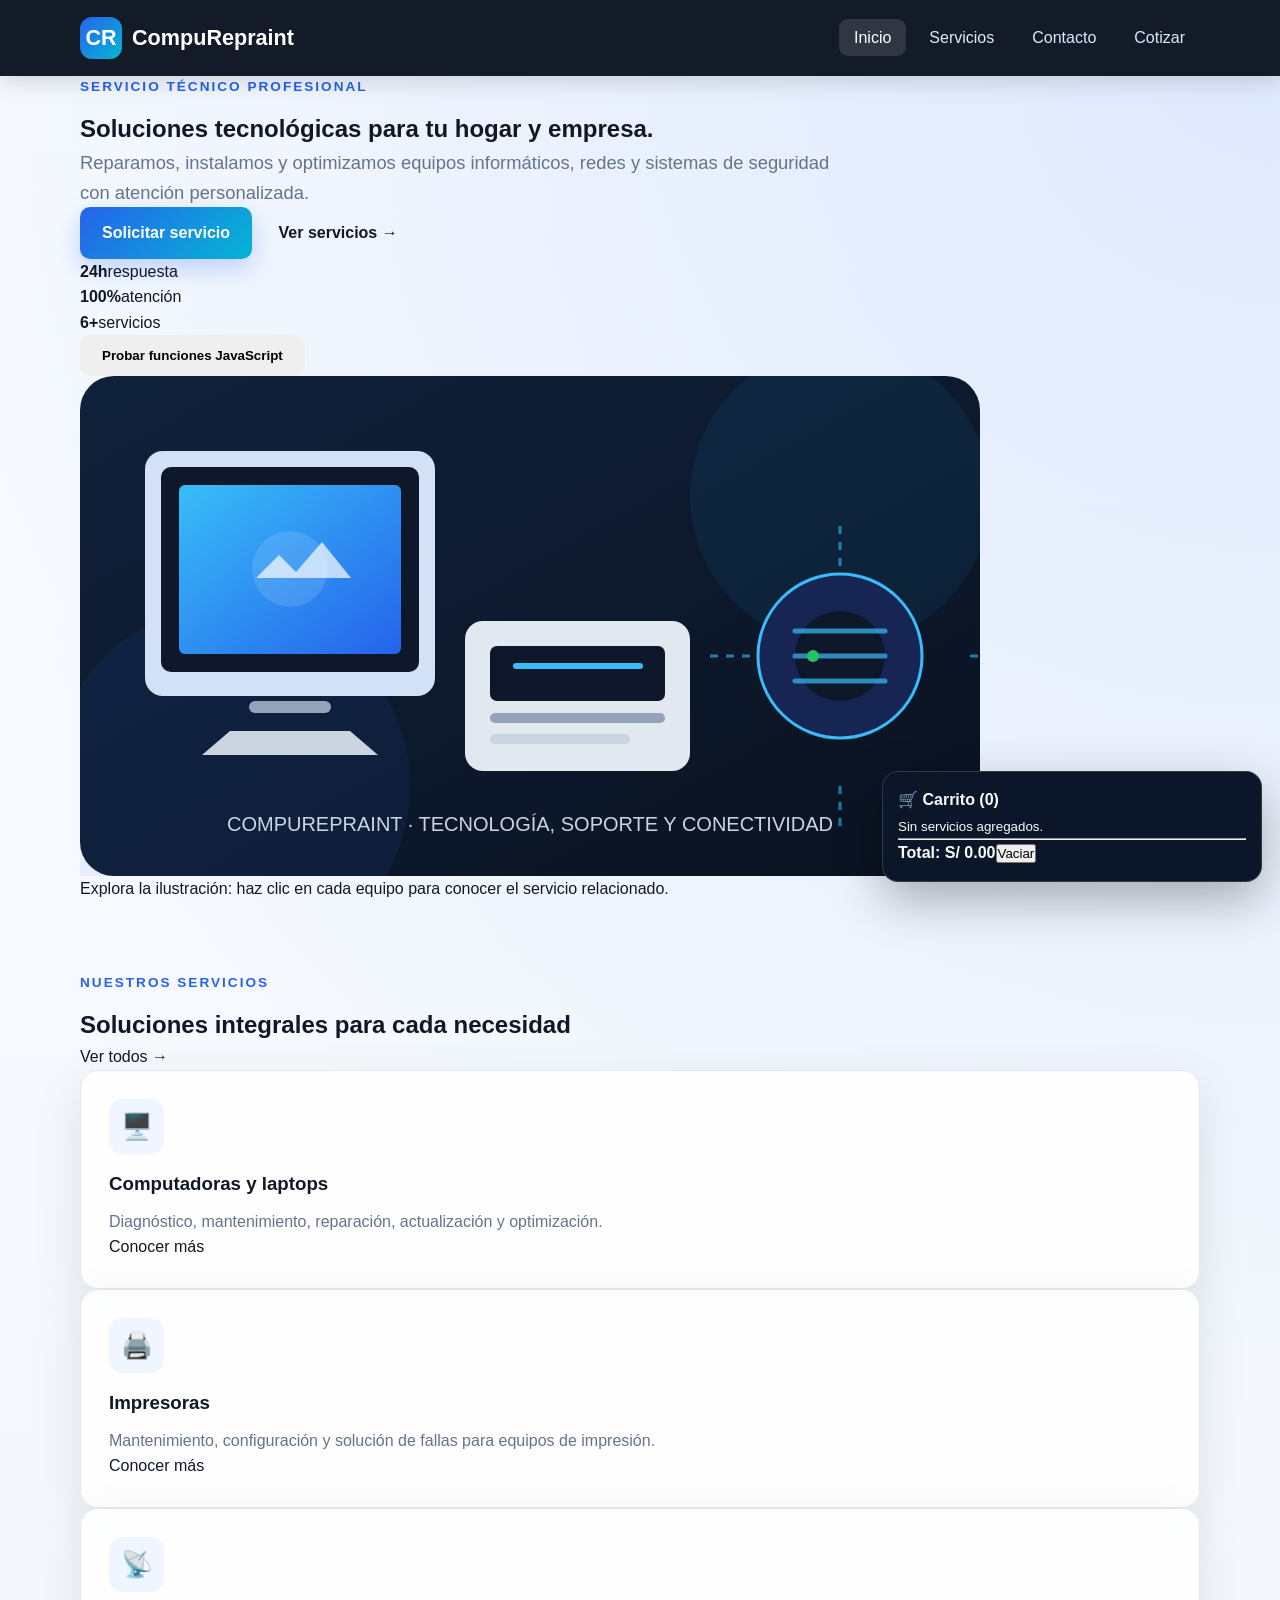
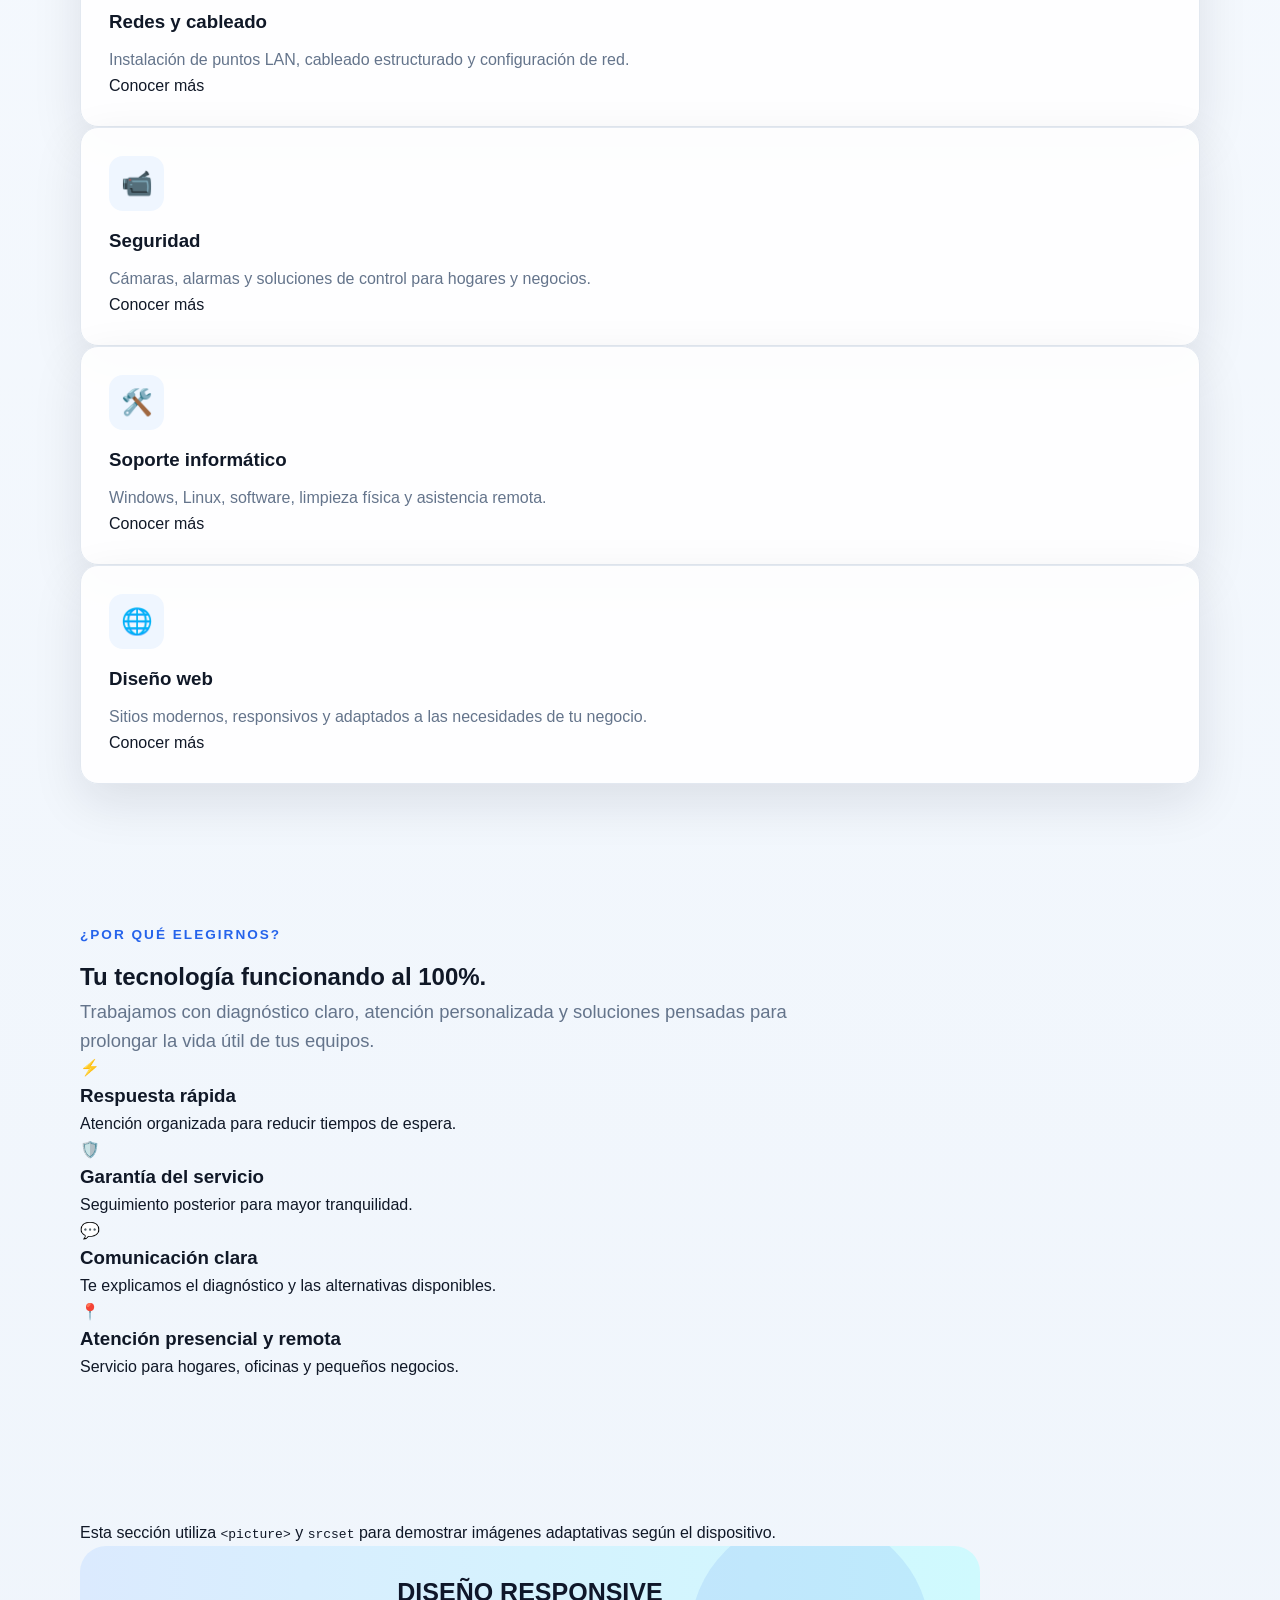
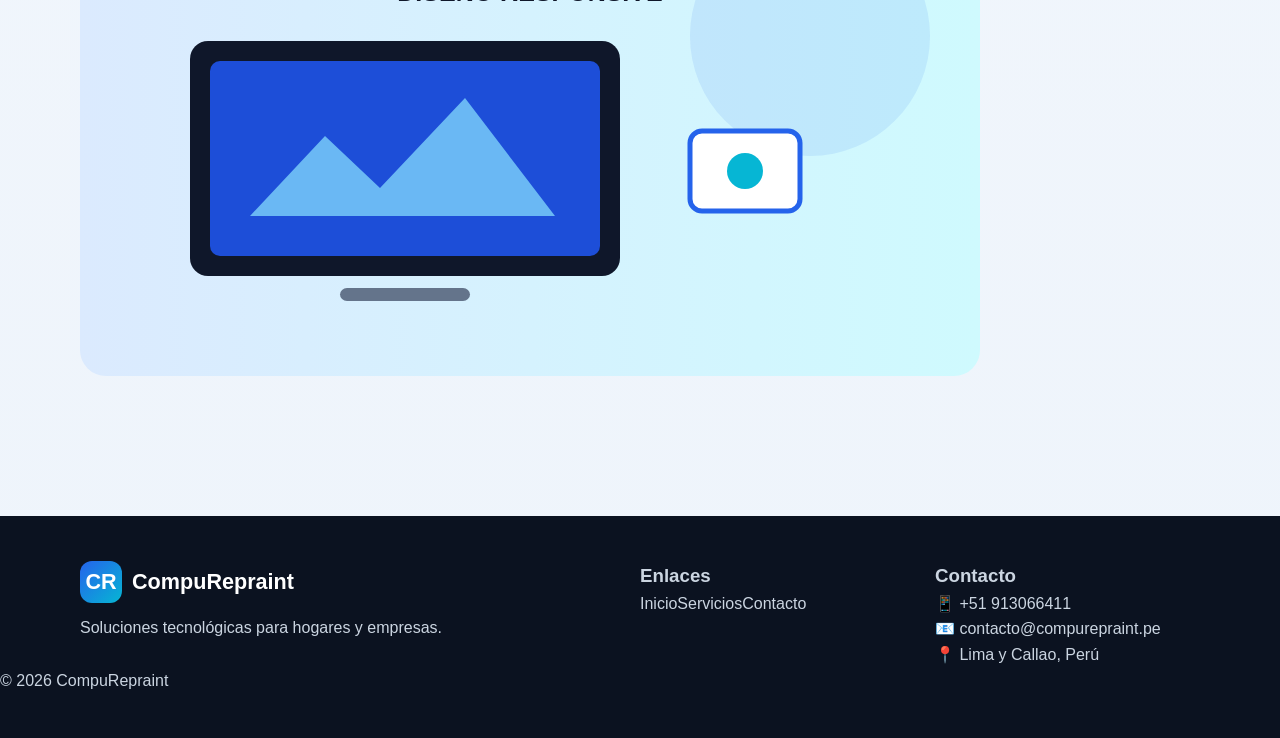
<file: index.html>
<!DOCTYPE html>
<html lang="es">
<head>
  <meta charset="UTF-8">
  <meta name="viewport" content="width=device-width, initial-scale=1.0">
  <meta name="description" content="CompuRepraint: soporte técnico informático, redes, impresoras, seguridad y desarrollo web.">
  <meta name="keywords" content="soporte técnico, computadoras, laptop, impresoras, redes, cámaras, diseño web">
  <meta name="author" content="CompuRepraint">
  <meta name="theme-color" content="#0b1220">
  <title>CompuRepraint | Soluciones Tecnológicas</title>
  <link rel="icon" href="images/favicon.svg" type="image/svg+xml">
  <link rel="stylesheet" href="styles.css">
<script defer src="app.js"></script>
</head>
<body>
<header class="site-header">
  <nav class="navbar container" aria-label="Navegación principal">
    <a class="brand" href="index.html" aria-label="CompuRepraint inicio"><span class="brand-mark">CR</span><span>Compu<span>Repraint</span></span></a>
    <button class="menu-toggle" aria-expanded="false" aria-controls="main-menu">☰</button>
    <ul id="main-menu" class="nav-links">
      <li><a class="active" href="index.html">Inicio</a></li>
      <li><a href="servicios.html">Servicios</a></li>
      <li><a href="contacto.html">Contacto</a></li>
      <li><a class="nav-cta" href="contacto.html#cotizador">Cotizar</a></li>
    </ul>
  </nav>
</header>

<main>
<section class="hero">
  <div class="hero-glow"></div>
  <div class="container hero-grid">
    <div class="hero-copy">
      <p class="eyebrow">SERVICIO TÉCNICO PROFESIONAL</p>
      <h1>Soluciones tecnológicas para tu <span>hogar y empresa.</span></h1>
      <p class="lead">Reparamos, instalamos y optimizamos equipos informáticos, redes y sistemas de seguridad con atención personalizada.</p>
      <div class="hero-actions">
        <a class="btn btn-primary" href="contacto.html">Solicitar servicio</a>
        <a class="btn btn-ghost" href="servicios.html">Ver servicios →</a>
      </div>
      <div class="mini-stats" aria-label="Indicadores del servicio">
        <div><strong>24h</strong><span>respuesta</span></div><div><strong>100%</strong><span>atención</span></div><div><strong>6+</strong><span>servicios</span></div>
      </div>
    </div>
    <figure class="hero-figure">
      <img src="equipo-map.svg" alt="Ilustración interactiva de una computadora, impresora y red" usemap="#equipoMap" width="900" height="500">
      <map name="equipoMap" id="equipoMap">
        <area shape="rect" coords="65,100,355,430" href="servicios.html#computo" alt="Servicios de computación" title="Computación">
        <area shape="rect" coords="385,250,610,430" href="servicios.html#impresoras" alt="Servicios de impresoras" title="Impresoras">
        <area shape="circle" coords="765,285,95" href="servicios.html#redes" alt="Servicios de redes y conectividad" title="Redes">
      </map>
      <figcaption>Explora la ilustración: haz clic en cada equipo para conocer el servicio relacionado.</figcaption>
    </figure>
  </div>
</section>

<section class="section" id="servicios">
  <div class="container">
    <div class="section-head"><div><p class="eyebrow">NUESTROS SERVICIOS</p><h2>Soluciones integrales para cada necesidad</h2></div><a class="text-link" href="servicios.html">Ver todos →</a></div>
    <div class="cards-grid">
      <article class="service-card"><div class="icon">🖥️</div><h3>Computadoras y laptops</h3><p>Diagnóstico, mantenimiento, reparación, actualización y optimización.</p><a href="servicios.html#computo">Conocer más</a></article>
      <article class="service-card"><div class="icon">🖨️</div><h3>Impresoras</h3><p>Mantenimiento, configuración y solución de fallas para equipos de impresión.</p><a href="servicios.html#impresoras">Conocer más</a></article>
      <article class="service-card"><div class="icon">📡</div><h3>Redes y cableado</h3><p>Instalación de puntos LAN, cableado estructurado y configuración de red.</p><a href="servicios.html#redes">Conocer más</a></article>
      <article class="service-card"><div class="icon">📹</div><h3>Seguridad</h3><p>Cámaras, alarmas y soluciones de control para hogares y negocios.</p><a href="servicios.html#seguridad">Conocer más</a></article>
      <article class="service-card"><div class="icon">🛠️</div><h3>Soporte informático</h3><p>Windows, Linux, software, limpieza física y asistencia remota.</p><a href="servicios.html#soporte">Conocer más</a></article>
      <article class="service-card"><div class="icon">🌐</div><h3>Diseño web</h3><p>Sitios modernos, responsivos y adaptados a las necesidades de tu negocio.</p><a href="servicios.html#web">Conocer más</a></article>
    </div>
  </div>
</section>

<section class="section section-dark">
  <div class="container feature-grid">
    <div><p class="eyebrow">¿POR QUÉ ELEGIRNOS?</p><h2>Tu tecnología funcionando al 100%.</h2><p class="lead">Trabajamos con diagnóstico claro, atención personalizada y soluciones pensadas para prolongar la vida útil de tus equipos.</p></div>
    <div class="feature-list">
      <div><span>⚡</span><div><h3>Respuesta rápida</h3><p>Atención organizada para reducir tiempos de espera.</p></div></div>
      <div><span>🛡️</span><div><h3>Garantía del servicio</h3><p>Seguimiento posterior para mayor tranquilidad.</p></div></div>
      <div><span>💬</span><div><h3>Comunicación clara</h3><p>Te explicamos el diagnóstico y las alternativas disponibles.</p></div></div>
      <div><span>📍</span><div><h3>Atención presencial y remota</h3><p>Servicio para hogares, oficinas y pequeños negocios.</p></div></div>
    </div>
  </div>
</section>

<section class="section adaptive-section">
  <div class="container adaptive-grid">
    <div>
      <p>Esta sección utiliza <code>&lt;picture&gt;</code> y <code>srcset</code> para demostrar imágenes adaptativas según el dispositivo.</p>
    </div>
    <picture class="adaptive-media">
      <source media="(max-width: 700px)" srcset="tech-mobile.svg">
      <source media="(min-width: 701px)" srcset="tech-desktop.svg">
      <img src="images/tech-desktop.svg" alt="Ilustración adaptativa de tecnología" loading="lazy">
    </picture>
  </div>
</section>
</main>

<footer class="footer"><div class="container footer-grid"><div><a class="brand" href="index.html"><span class="brand-mark">CR</span><span>Compu<span>Repraint</span></span></a><p>Soluciones tecnológicas para hogares y empresas.</p></div><div><h3>Enlaces</h3><a href="index.html">Inicio</a><a href="servicios.html">Servicios</a><a href="contacto.html">Contacto</a></div><div><h3>Contacto</h3><p>📱 +51 913066411</p><p>📧 contacto@compurepraint.pe</p><p>📍 Lima y Callao, Perú</p></div></div><div class="footer-bottom">© 2026 CompuRepraint</div></footer>
</body>
</html>
</file>
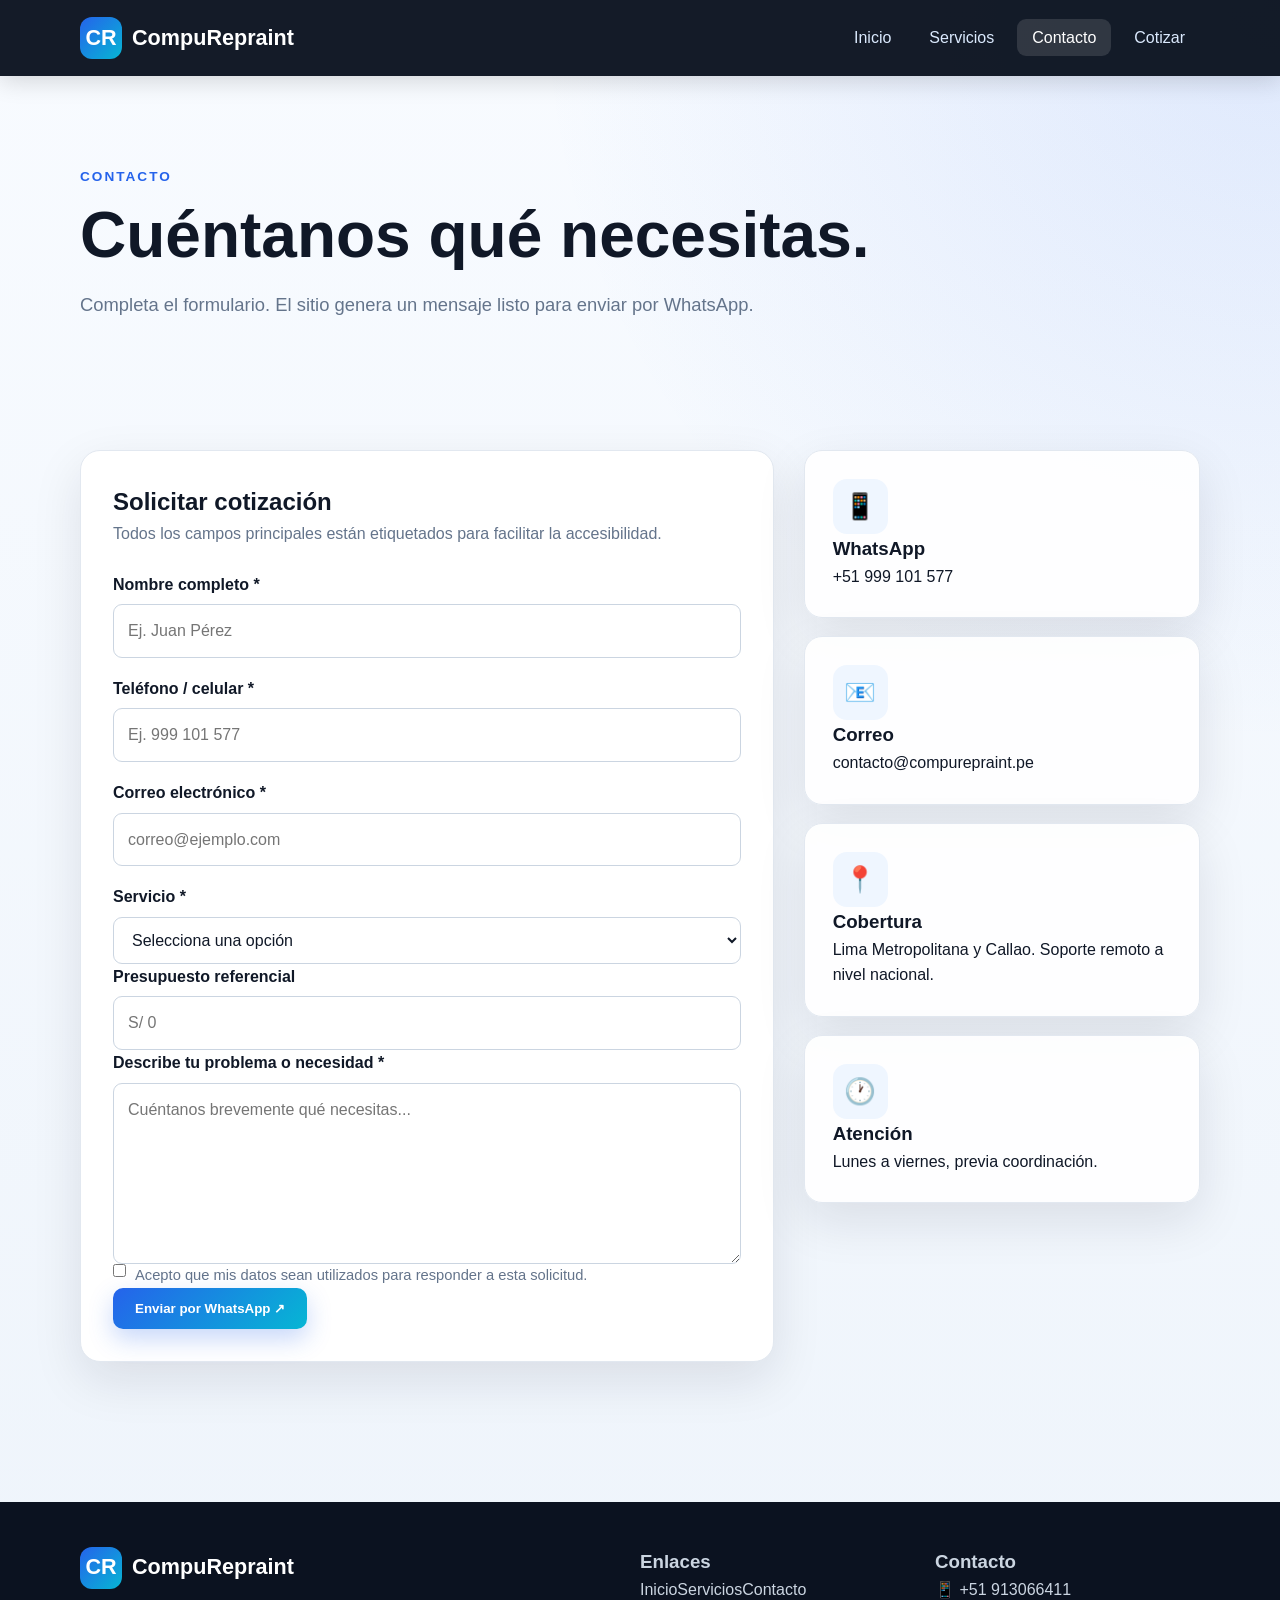
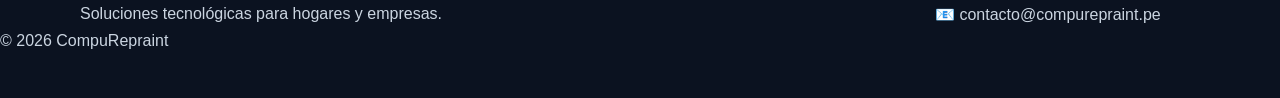
<file: contacto.html>
<!DOCTYPE html>
<html lang="es">
<head>
<meta charset="UTF-8"><meta name="viewport" content="width=device-width, initial-scale=1.0">
<meta name="description" content="Contacto y cotizador de servicios de CompuRepraint."><meta name="author" content="CompuRepraint"><meta name="theme-color" content="#0b1220"><title>Contacto | CompuRepraint</title>
<link rel="icon" href="favicon.svg" type="svg+xml"><link rel="stylesheet" href="styles.css">
<script defer src="app.js"></script>
</head>
<body>
<header class="site-header"><nav class="navbar container" aria-label="Navegación principal"><a class="brand" href="index.html"><span class="brand-mark">CR</span><span>Compu<span>Repraint</span></span></a><button class="menu-toggle" aria-expanded="false" aria-controls="main-menu">☰</button><ul id="main-menu" class="nav-links"><li><a href="index.html">Inicio</a></li><li><a href="servicios.html">Servicios</a></li><li><a class="active" href="contacto.html">Contacto</a></li><li><a class="nav-cta" href="#cotizador">Cotizar</a></li></ul></nav></header>
<main>
<section class="page-hero"><div class="container"><p class="eyebrow">CONTACTO</p><h1>Cuéntanos qué necesitas.</h1><p class="lead">Completa el formulario. El sitio genera un mensaje listo para enviar por WhatsApp.</p></div></section>
<section class="section" id="cotizador"><div class="container contact-grid">
<form class="contact-form" id="serviceForm" novalidate>
<h2>Solicitar cotización</h2><p class="muted">Todos los campos principales están etiquetados para facilitar la accesibilidad.</p>
<div class="form-grid"><div class="field"><label for="nombre">Nombre completo *</label><input id="nombre" name="nombre" type="text" placeholder="Ej. Juan Pérez" required autocomplete="name"></div><div class="field"><label for="telefono">Teléfono / celular *</label><input id="telefono" name="telefono" type="tel" placeholder="Ej. 999 101 577" required autocomplete="tel"></div><div class="field"><label for="email">Correo electrónico *</label><input id="email" name="email" type="email" placeholder="correo@ejemplo.com" required autocomplete="email"></div><div class="field"><label for="servicio">Servicio *</label><select id="servicio" name="servicio" required><option value="">Selecciona una opción</option><option>Mantenimiento de PC/Laptop</option><option>Impresoras</option><option>Redes y cableado</option><option>Sistemas de seguridad</option><option>Soporte informático</option><option>Diseño web</option></select></div></div>
<div class="field"><label for="presupuesto">Presupuesto referencial</label><input id="presupuesto" name="presupuesto" type="number" min="0" step="10" placeholder="S/ 0"></div>
<div class="field"><label for="mensaje">Describe tu problema o necesidad *</label><textarea id="mensaje" name="mensaje" rows="6" required placeholder="Cuéntanos brevemente qué necesitas..."></textarea></div>
<label class="check"><input type="checkbox" id="acepto" required> Acepto que mis datos sean utilizados para responder a esta solicitud.</label>
<button class="btn btn-primary" type="submit">Enviar por WhatsApp ↗</button><p id="formStatus" class="form-status" role="status" aria-live="polite"></p>
</form>
<aside class="contact-info"><div class="info-card"><div class="icon">📱</div><h3>WhatsApp</h3><p>+51 999 101 577</p></div><div class="info-card"><div class="icon">📧</div><h3>Correo</h3><p>contacto@compurepraint.pe</p></div><div class="info-card"><div class="icon">📍</div><h3>Cobertura</h3><p>Lima Metropolitana y Callao. Soporte remoto a nivel nacional.</p></div><div class="info-card"><div class="icon">🕐</div><h3>Atención</h3><p>Lunes a viernes, previa coordinación.</p></div></aside>
</div></section>
</main>
<footer class="footer"><div class="container footer-grid"><div><a class="brand" href="index.html"><span class="brand-mark">CR</span><span>Compu<span>Repraint</span></span></a><p>Soluciones tecnológicas para hogares y empresas.</p></div><div><h3>Enlaces</h3><a href="index.html">Inicio</a><a href="servicios.html">Servicios</a><a href="contacto.html">Contacto</a></div><div><h3>Contacto</h3><p>📱 +51 913066411</p><p>📧 contacto@compurepraint.pe</p></div></div><div class="footer-bottom">© 2026 CompuRepraint </div></footer>
</body></html>
</file>
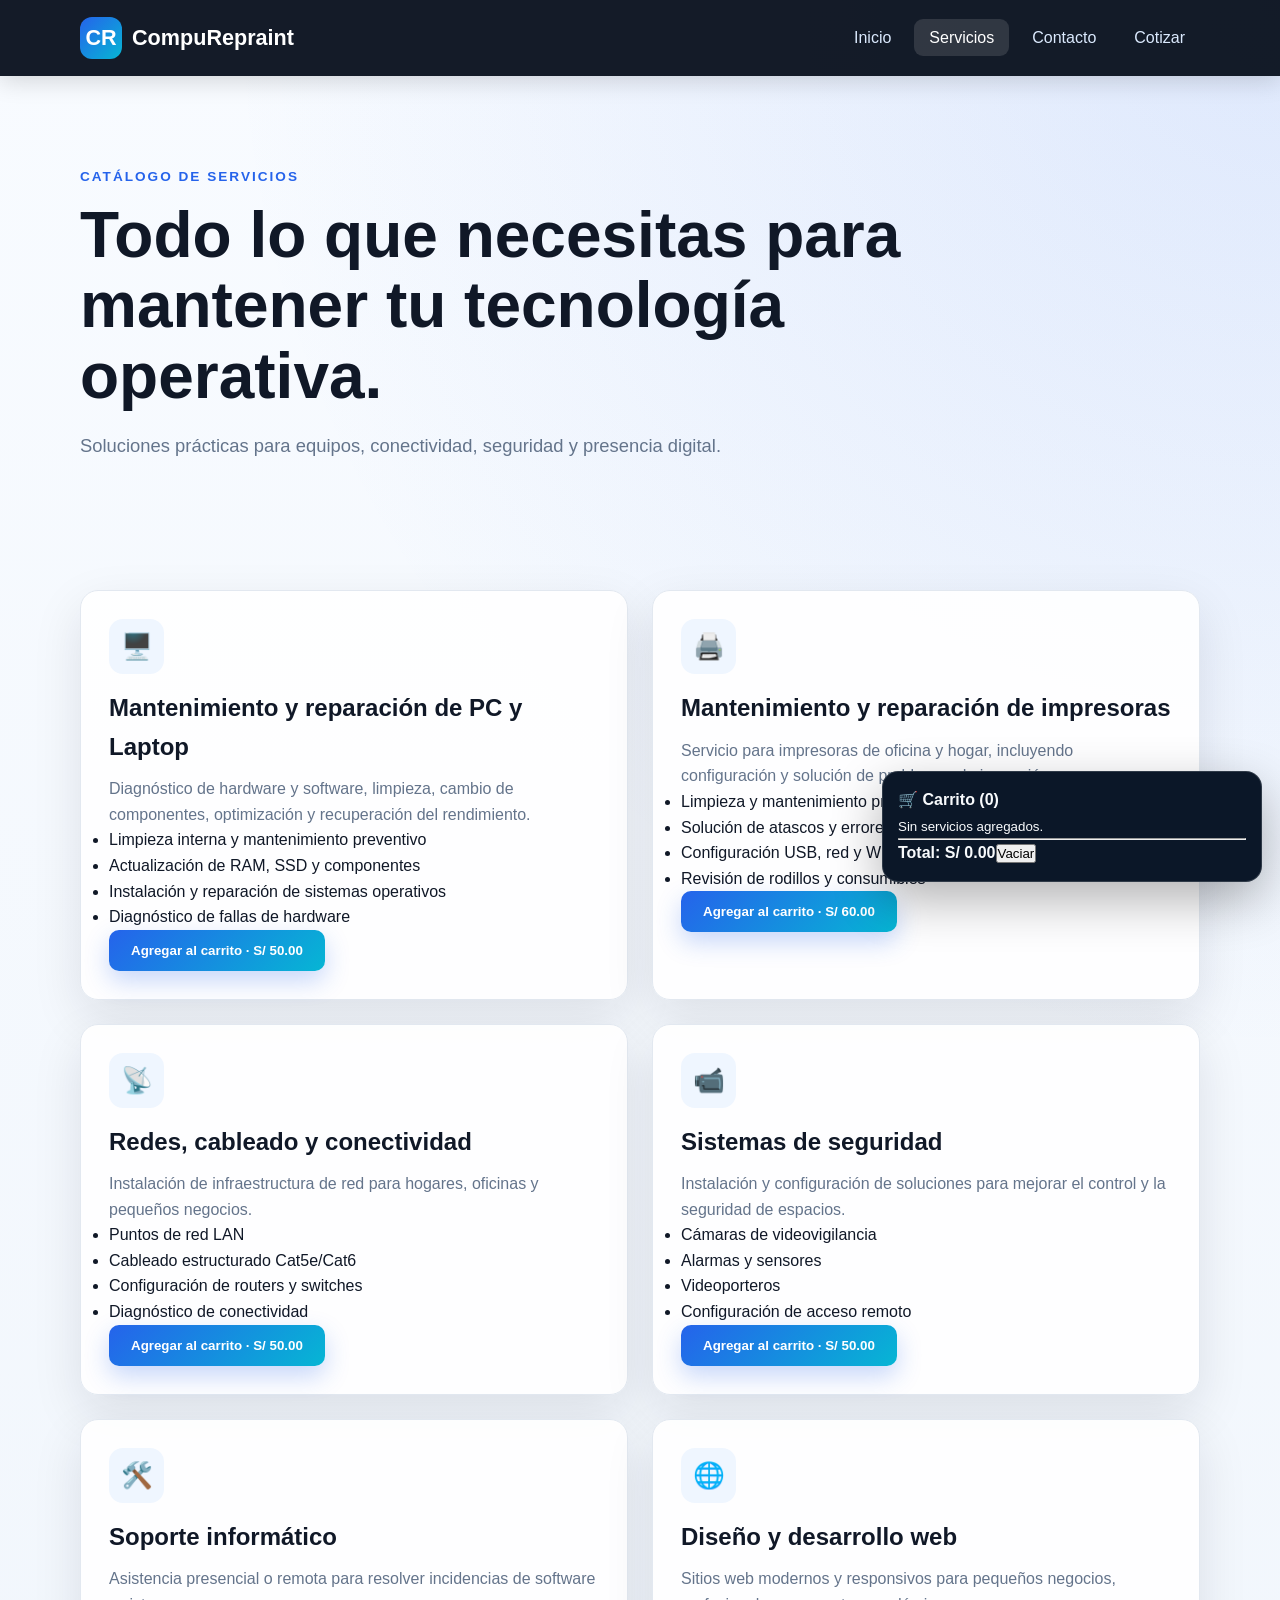
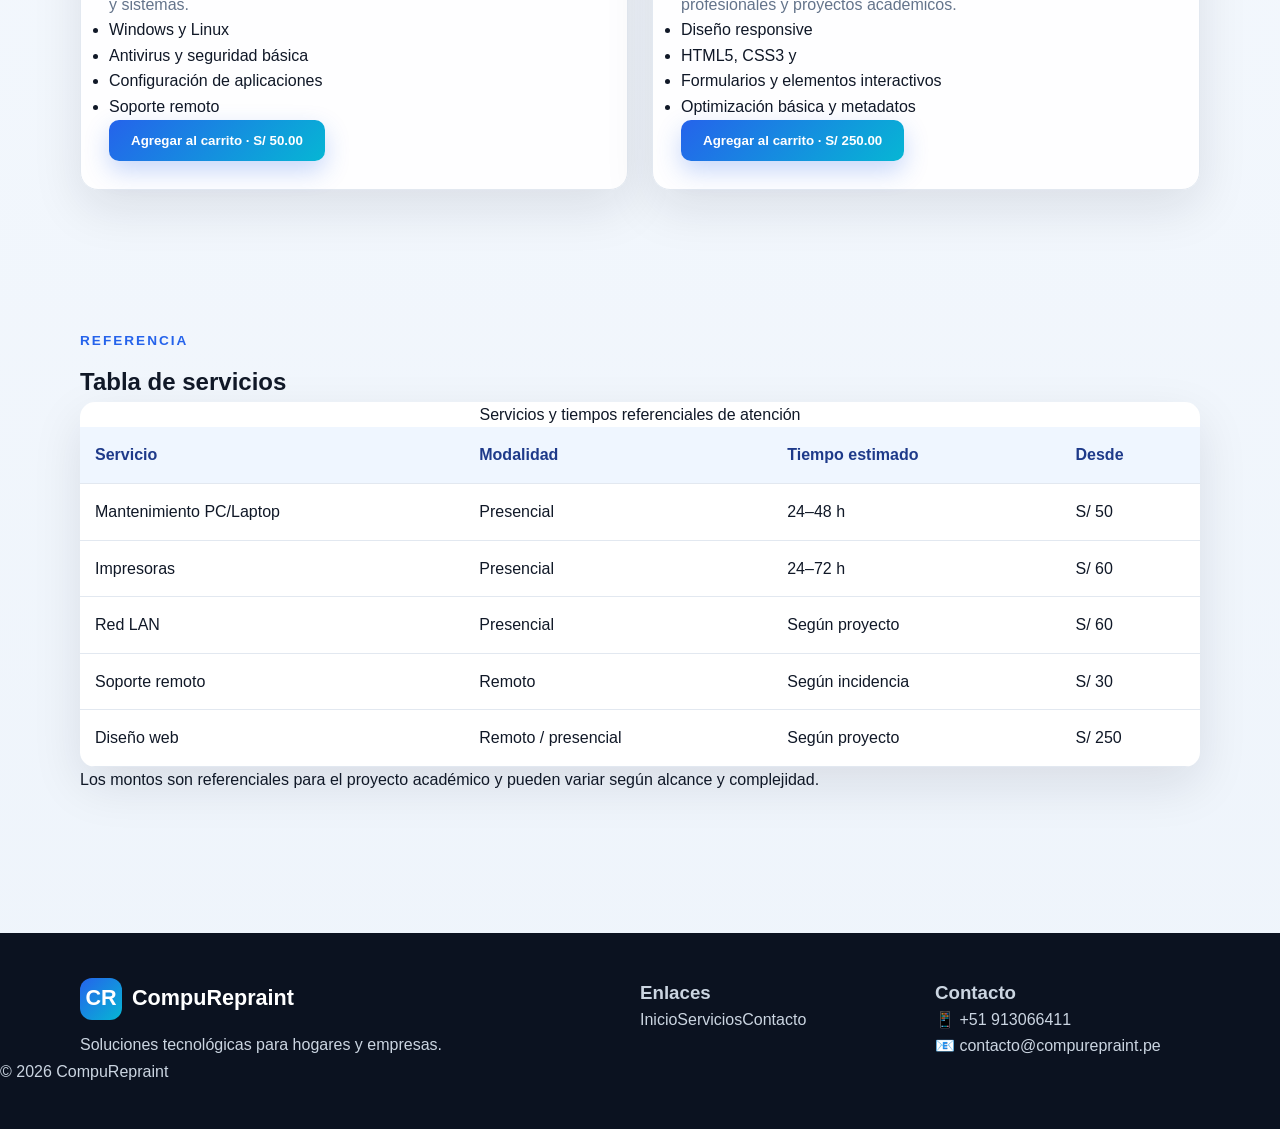
<file: servicios.html>
<!DOCTYPE html>
<html lang="es">
<head>
<meta charset="UTF-8"><meta name="viewport" content="width=device-width, initial-scale=1.0">
<meta name="description" content="Servicios de CompuRepraint: computación, impresoras, redes, seguridad, soporte informático y diseño web.">
<meta name="author" content="CompuRepraint"><meta name="theme-color" content="#0b1220"><title>Servicios | CompuRepraint</title>
<link rel="icon" href="favicon.svg" type="image/svg+xml"><link rel="stylesheet" href="styles.css">
<script defer src="app.js"></script>
</head>
<body>
<header class="site-header"><nav class="navbar container" aria-label="Navegación principal"><a class="brand" href="index.html"><span class="brand-mark">CR</span><span>Compu<span>Repraint</span></span></a><button class="menu-toggle" aria-expanded="false" aria-controls="main-menu">☰</button><ul id="main-menu" class="nav-links"><li><a href="index.html">Inicio</a></li><li><a class="active" href="servicios.html">Servicios</a></li><li><a href="contacto.html">Contacto</a></li><li><a class="nav-cta" href="contacto.html#cotizador">Cotizar</a></li></ul></nav></header>
<main>
<section class="page-hero"><div class="container"><p class="eyebrow">CATÁLOGO DE SERVICIOS</p><h1>Todo lo que necesitas para mantener tu tecnología operativa.</h1><p class="lead">Soluciones prácticas para equipos, conectividad, seguridad y presencia digital.</p></div></section>
<section class="section"><div class="container services-detail">
<article class="detail-card" id="computo"><div class="detail-icon">🖥️</div><div><h2>Mantenimiento y reparación de PC y Laptop</h2><p>Diagnóstico de hardware y software, limpieza, cambio de componentes, optimización y recuperación del rendimiento.</p><ul><li>Limpieza interna y mantenimiento preventivo</li><li>Actualización de RAM, SSD y componentes</li><li>Instalación y reparación de sistemas operativos</li><li>Diagnóstico de fallas de hardware</li></ul></div></article>
<article class="detail-card" id="impresoras"><div class="detail-icon">🖨️</div><div><h2>Mantenimiento y reparación de impresoras</h2><p>Servicio para impresoras de oficina y hogar, incluyendo configuración y solución de problemas de impresión.</p><ul><li>Limpieza y mantenimiento preventivo</li><li>Solución de atascos y errores</li><li>Configuración USB, red y Wi-Fi</li><li>Revisión de rodillos y consumibles</li></ul></div></article>
<article class="detail-card" id="redes"><div class="detail-icon">📡</div><div><h2>Redes, cableado y conectividad</h2><p>Instalación de infraestructura de red para hogares, oficinas y pequeños negocios.</p><ul><li>Puntos de red LAN</li><li>Cableado estructurado Cat5e/Cat6</li><li>Configuración de routers y switches</li><li>Diagnóstico de conectividad</li></ul></div></article>
<article class="detail-card" id="seguridad"><div class="detail-icon">📹</div><div><h2>Sistemas de seguridad</h2><p>Instalación y configuración de soluciones para mejorar el control y la seguridad de espacios.</p><ul><li>Cámaras de videovigilancia</li><li>Alarmas y sensores</li><li>Videoporteros</li><li>Configuración de acceso remoto</li></ul></div></article>
<article class="detail-card" id="soporte"><div class="detail-icon">🛠️</div><div><h2>Soporte informático</h2><p>Asistencia presencial o remota para resolver incidencias de software y sistemas.</p><ul><li>Windows y Linux</li><li>Antivirus y seguridad básica</li><li>Configuración de aplicaciones</li><li>Soporte remoto</li></ul></div></article>
<article class="detail-card" id="web"><div class="detail-icon">🌐</div><div><h2>Diseño y desarrollo web</h2><p>Sitios web modernos y responsivos para pequeños negocios, profesionales y proyectos académicos.</p><ul><li>Diseño responsive</li><li>HTML5, CSS3 y </li><li>Formularios y elementos interactivos</li><li>Optimización básica y metadatos</li></ul></div></article>
</div></section>
<section class="section table-section"><div class="container"><p class="eyebrow">REFERENCIA</p><h2>Tabla de servicios</h2><div class="table-wrap"><table><caption>Servicios y tiempos referenciales de atención</caption><thead><tr><th>Servicio</th><th>Modalidad</th><th>Tiempo estimado</th><th>Desde</th></tr></thead><tbody><tr><td>Mantenimiento PC/Laptop</td><td>Presencial</td><td>24–48 h</td><td>S/ 50</td></tr><tr><td>Impresoras</td><td>Presencial</td><td>24–72 h</td><td>S/ 60</td></tr><tr><td>Red LAN</td><td>Presencial</td><td>Según proyecto</td><td>S/ 60</td></tr><tr><td>Soporte remoto</td><td>Remoto</td><td>Según incidencia</td><td>S/ 30</td></tr><tr><td>Diseño web</td><td>Remoto / presencial</td><td>Según proyecto</td><td>S/ 250</td></tr></tbody></table></div><p class="table-note">Los montos son referenciales para el proyecto académico y pueden variar según alcance y complejidad.</p></div></section>
</main>
<footer class="footer"><div class="container footer-grid"><div><a class="brand" href="index.html"><span class="brand-mark">CR</span><span>Compu<span>Repraint</span></span></a><p>Soluciones tecnológicas para hogares y empresas.</p></div><div><h3>Enlaces</h3><a href="index.html">Inicio</a><a href="servicios.html">Servicios</a><a href="contacto.html">Contacto</a></div><div><h3>Contacto</h3><p>📱 +51 913066411</p><p>📧 contacto@compurepraint.pe</p></div></div><div class="footer-bottom">© 2026 CompuRepraint</div></footer>
</body></html>
</file>
<file: styles.css>
:root{
  --bg:#f6f8fc;
  --surface:#ffffff;
  --ink:#101827;
  --muted:#64748b;
  --primary:#2563eb;
  --primary2:#06b6d4;
  --dark:#0b1220;
  --line:#e2e8f0;
  --shadow:0 18px 50px rgba(15,23,42,.10);
}

*{
  box-sizing:border-box;
  margin:0;
  padding:0;
}

html{
  scroll-behavior:smooth;
}

body{
  font-family:Arial,Helvetica,sans-serif;
  background:
    radial-gradient(circle at top right,rgba(37,99,235,.12),transparent 35%),
    linear-gradient(180deg,#f8fbff 0%,#eef4fb 100%);
  color:var(--ink);
  line-height:1.6;
  min-height:100vh;
}

a{
  color:inherit;
  text-decoration:none;
}

.container{
  width:min(1120px,calc(100% - 40px));
  margin:auto;
}

/* ENCABEZADO */

.site-header{
  position:sticky;
  top:0;
  z-index:100;
  background:rgba(11,18,32,.96);
  box-shadow:0 5px 25px rgba(0,0,0,.15);
}

.navbar{
  min-height:76px;
  display:flex;
  align-items:center;
  justify-content:space-between;
  gap:25px;
}

.brand{
  display:flex;
  align-items:center;
  gap:10px;
  color:#fff;
  font-size:1.35rem;
  font-weight:800;
}

.brand-mark{
  display:inline-flex;
  align-items:center;
  justify-content:center;
  width:42px;
  height:42px;
  border-radius:12px;
  background:linear-gradient(135deg,var(--primary),var(--primary2));
  color:#fff;
  font-weight:900;
}

.nav-links{
  display:flex;
  align-items:center;
  gap:8px;
  list-style:none;
}

.nav-links a{
  color:#dbeafe;
  padding:10px 15px;
  border-radius:9px;
  transition:.25s;
}

.nav-links a:hover,
.nav-links a.active{
  background:rgba(255,255,255,.12);
  color:#fff;
}

.menu-toggle{
  display:none;
  background:transparent;
  border:1px solid rgba(255,255,255,.25);
  color:white;
  padding:8px 11px;
  border-radius:8px;
  cursor:pointer;
}

/* HERO */

.page-hero{
  padding:90px 0 60px;
}

.eyebrow{
  color:var(--primary);
  font-weight:800;
  text-transform:uppercase;
  letter-spacing:2px;
  font-size:.85rem;
  margin-bottom:12px;
}

.page-hero h1{
  font-size:clamp(2.2rem,5vw,4rem);
  line-height:1.1;
  max-width:850px;
  margin-bottom:20px;
}

.lead{
  color:var(--muted);
  font-size:1.15rem;
  max-width:760px;
}

/* BOTONES */

.btn{
  display:inline-block;
  padding:13px 22px;
  border-radius:10px;
  font-weight:700;
  transition:.25s;
  cursor:pointer;
  border:0;
}

.btn-primary{
  background:linear-gradient(135deg,var(--primary),var(--primary2));
  color:white;
  box-shadow:0 10px 25px rgba(37,99,235,.25);
}

.btn-primary:hover{
  transform:translateY(-2px);
  box-shadow:0 15px 30px rgba(37,99,235,.35);
}

/* SECCIONES */

.section{
  padding:70px 0;
}

.section-title{
  font-size:2rem;
  margin-bottom:12px;
}

.muted{
  color:var(--muted);
}

/* TARJETAS */

.services-grid{
  display:grid;
  grid-template-columns:repeat(3,1fr);
  gap:24px;
  margin-top:35px;
}

.service-card,
.detail-card,
.info-card{
  background:rgba(255,255,255,.92);
  border:1px solid var(--line);
  border-radius:18px;
  padding:28px;
  box-shadow:var(--shadow);
  transition:.3s;
}

.service-card:hover,
.detail-card:hover,
.info-card:hover{
  transform:translateY(-6px);
  box-shadow:0 25px 60px rgba(15,23,42,.15);
}

.service-card h3,
.detail-card h2{
  margin:15px 0 10px;
}

.service-card p,
.detail-card p{
  color:var(--muted);
}

.detail-icon,
.icon{
  width:55px;
  height:55px;
  display:flex;
  align-items:center;
  justify-content:center;
  border-radius:14px;
  background:#eff6ff;
  font-size:1.6rem;
}

.services-detail{
  display:grid;
  grid-template-columns:repeat(2,1fr);
  gap:24px;
}

/* CONTACTO */

.contact-grid{
  display:grid;
  grid-template-columns:1.4fr .8fr;
  gap:30px;
  align-items:start;
}

.contact-form{
  background:white;
  border:1px solid var(--line);
  border-radius:20px;
  padding:32px;
  box-shadow:var(--shadow);
}

.form-grid{
  display:grid;
  gap:18px;
  margin-top:25px;
}

.field{
  display:flex;
  flex-direction:column;
  gap:7px;
}

.field label{
  font-weight:700;
}

.field input,
.field select,
.field textarea{
  width:100%;
  padding:13px 14px;
  border:1px solid #cbd5e1;
  border-radius:9px;
  background:#fff;
  font:inherit;
  color:var(--ink);
}

.field textarea{
  min-height:140px;
  resize:vertical;
}

.field input:focus,
.field select:focus,
.field textarea:focus{
  outline:2px solid rgba(37,99,235,.2);
  border-color:var(--primary);
}

.check{
  display:flex;
  gap:9px;
  align-items:flex-start;
  color:var(--muted);
  font-size:.92rem;
}

.contact-info{
  display:grid;
  gap:18px;
}

/* TABLA */

.table-wrap{
  overflow-x:auto;
  background:white;
  border-radius:15px;
  box-shadow:var(--shadow);
}

table{
  width:100%;
  border-collapse:collapse;
}

th,
td{
  padding:15px;
  border-bottom:1px solid var(--line);
  text-align:left;
}

th{
  background:#eff6ff;
  color:#1e3a8a;
}

/* FOOTER */

.footer{
  margin-top:70px;
  background:var(--dark);
  color:#cbd5e1;
  padding:45px 0;
}

.footer-grid{
  display:grid;
  grid-template-columns:2fr 1fr 1fr;
  gap:30px;
}

.footer .brand{
  margin-bottom:12px;
}

.footer a:hover{
  color:#fff;
}

.footer-links{
  list-style:none;
  display:grid;
  gap:8px;
}

/* IMAGENES */

img{
  max-width:100%;
  height:auto;
  display:block;
}

.hero-image{
  width:100%;
  border-radius:20px;
  box-shadow:var(--shadow);
}

/* CARRITO / JAVASCRIPT */

.js-cart{
  position:fixed;
  right:18px;
  bottom:18px;
  z-index:90;
  width:min(380px,calc(100% - 36px));
  background:#0b1728;
  color:#f8fafc;
  border:1px solid rgba(255,255,255,.15);
  border-radius:16px;
  box-shadow:0 18px 50px rgba(0,0,0,.3);
  padding:15px;
}

.js-cart-item{
  display:flex;
  justify-content:space-between;
  gap:10px;
  padding:7px 0;
  border-bottom:1px solid rgba(255,255,255,.08);
  font-size:.9rem;
}

/* RESPONSIVE */

@media(max-width:850px){

  .nav-links{
    display:none;
    position:absolute;
    left:20px;
    right:20px;
    top:70px;
    background:#0b1220;
    padding:15px;
    border-radius:12px;
    flex-direction:column;
    align-items:stretch;
  }

  .nav-links.open{
    display:flex;
  }

  .menu-toggle{
    display:block;
  }

  .services-grid{
    grid-template-columns:1fr 1fr;
  }

  .services-detail{
    grid-template-columns:1fr;
  }

  .contact-grid{
    grid-template-columns:1fr;
  }

  .footer-grid{
    grid-template-columns:1fr;
  }
}

@media(max-width:600px){

  .container{
    width:min(100% - 24px,1120px);
  }

  .page-hero{
    padding:60px 0 40px;
  }

  .page-hero h1{
    font-size:2.3rem;
  }

  .services-grid{
    grid-template-columns:1fr;
  }

  .section{
    padding:45px 0;
  }

  .contact-form{
    padding:22px;
  }
}
</file>
